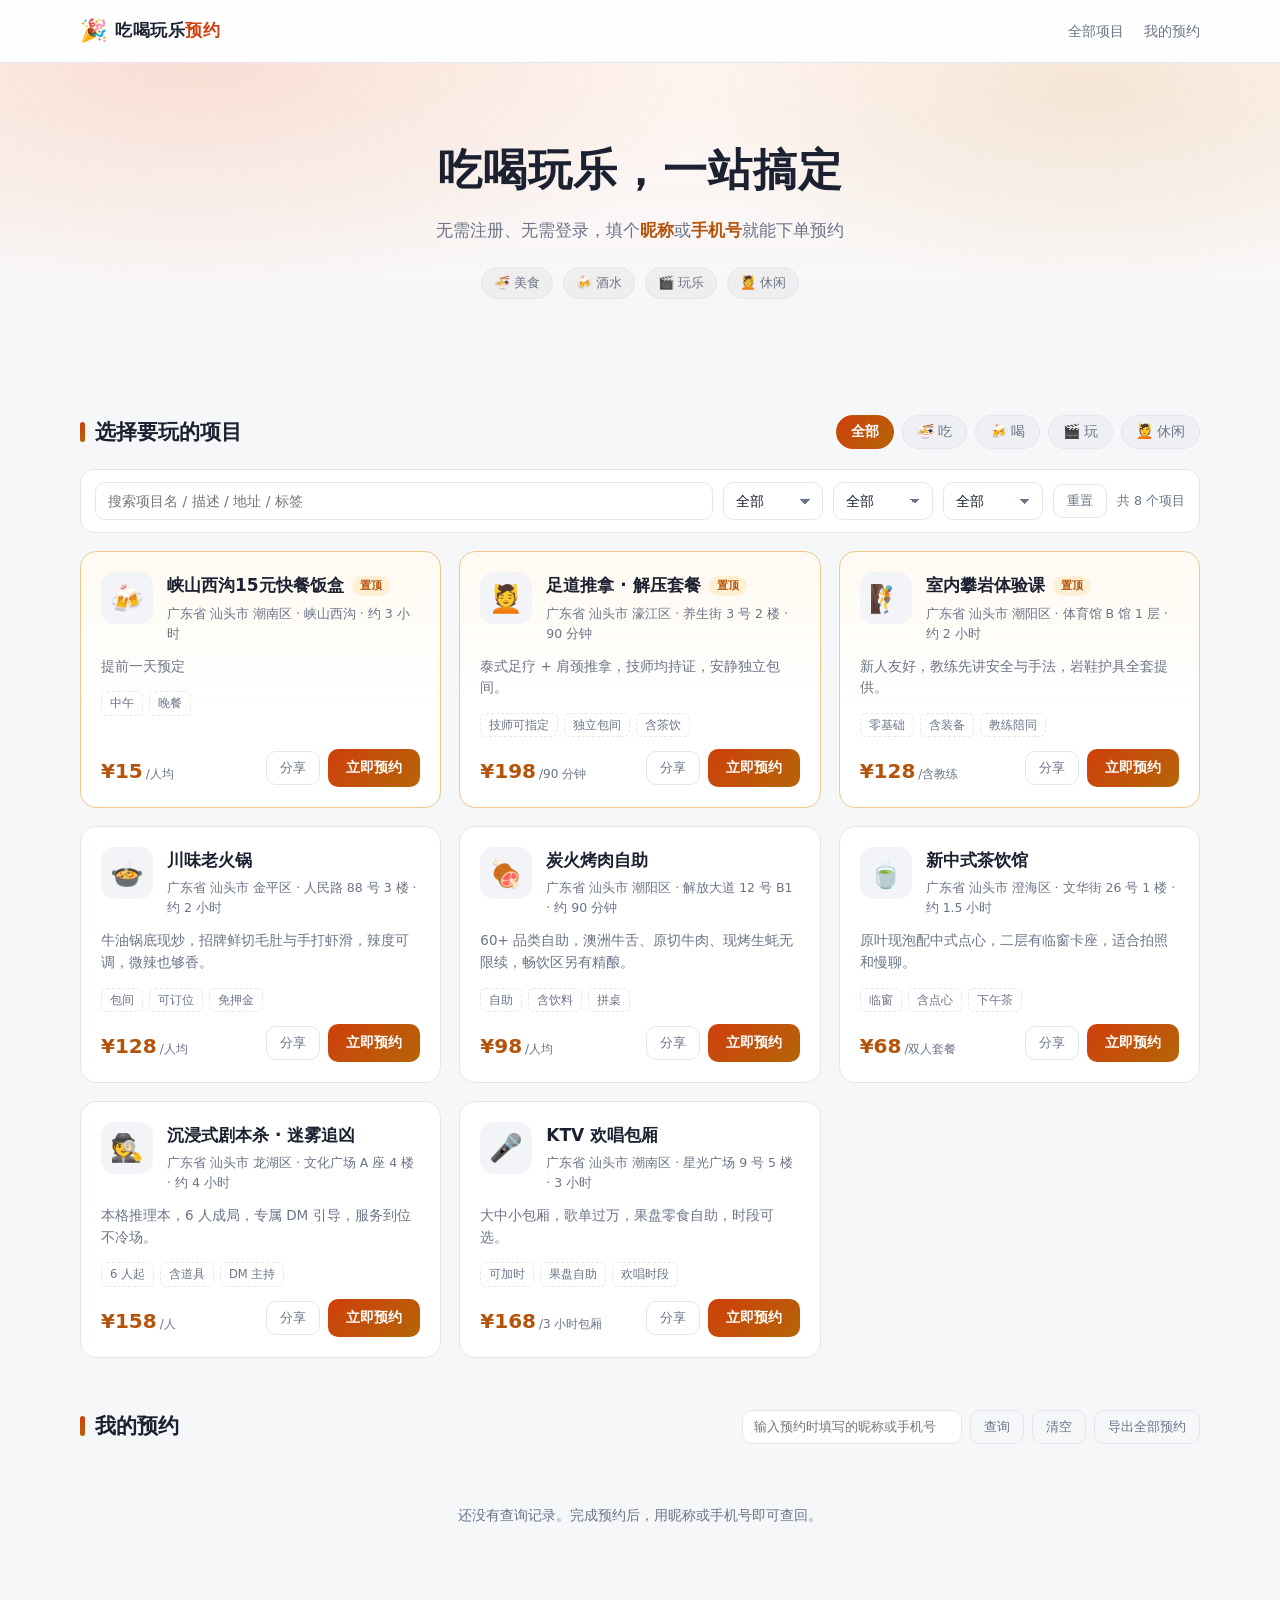
<file: index.html>
<!DOCTYPE html>
<html lang="zh-CN">
<head>
<meta charset="UTF-8">
<meta name="viewport" content="width=device-width, initial-scale=1.0">
<title>吃喝玩乐预约 · 轻松订好每一天</title>
<meta name="description" content="吃喝玩乐在线预约，无需注册登录，填昵称或手机号即可预约。">
<link rel="icon" href="data:image/svg+xml,<svg xmlns='http://www.w3.org/2000/svg' viewBox='0 0 100 100'><text y='.9em' font-size='90'>🎉</text></svg>">
<link rel="stylesheet" href="assets/css/style.css">
</head>
<body>

<header class="site-header">
  <div class="wrap header-inner">
    <a class="brand" href="#top">
      <span class="brand-logo">🎉</span>
      <span class="brand-text">吃喝玩乐<em>预约</em></span>
    </a>
    <nav class="site-nav">
      <a href="#list">全部项目</a>
      <a href="#mine">我的预约</a>
    </nav>
  </div>
</header>

<section class="hero" id="top">
  <div class="wrap hero-inner">
    <h1>吃喝玩乐，一站搞定</h1>
    <p class="hero-sub">无需注册、无需登录，填个<b>昵称</b>或<b>手机号</b>就能下单预约</p>
    <div class="hero-tags">
      <span class="tag">🍜 美食</span>
      <span class="tag">🍻 酒水</span>
      <span class="tag">🎬 玩乐</span>
      <span class="tag">💆 休闲</span>
    </div>
  </div>
</section>

<main class="wrap">

  <section class="section" id="list">
    <div class="section-head">
      <h2>选择要玩的项目</h2>
      <div class="filters" id="filters" role="tablist"></div>
    </div>

    <div class="searchbar">
      <input type="search" id="kw" class="input search-kw" placeholder="搜索项目名 / 描述 / 地址 / 标签" maxlength="30" aria-label="搜索项目">
      <select class="input sel-region" id="fProv" aria-label="省份"></select>
      <select class="input sel-region" id="fCity" aria-label="城市"></select>
      <select class="input sel-region" id="fDist" aria-label="区县"></select>
      <button class="btn btn-ghost btn-sm" id="resetFilter">重置</button>
      <span class="search-count" id="resultCount"></span>
    </div>

    <div class="grid" id="cardGrid"></div>
    <p class="empty" id="listEmpty" hidden>没有符合条件的项目，换个关键词或地区试试</p>
  </section>

  <section class="section" id="mine">
    <div class="section-head">
      <h2>我的预约</h2>
      <div class="mine-tools">
        <input type="text" id="mineKey" class="input input-sm" placeholder="输入预约时填写的昵称或手机号" maxlength="20">
        <button class="btn btn-ghost btn-sm" id="mineSearch">查询</button>
        <button class="btn btn-ghost btn-sm" id="mineClear">清空</button>
        <button class="btn btn-ghost btn-sm" id="mineExport">导出全部预约</button>
      </div>
    </div>
    <div id="mineList" class="mine-list"></div>
    <p class="empty" id="mineEmpty">还没有查询记录。完成预约后，用昵称或手机号即可查回。</p>
  </section>

</main>

<div class="modal" id="modal" hidden>
  <div class="modal-mask" data-close></div>
  <div class="modal-box" role="dialog" aria-modal="true" aria-labelledby="mTitle">
    <button class="modal-close" data-close aria-label="关闭">✕</button>
    <div id="mBody"></div>
  </div>
</div>

<div class="toast" id="toast" hidden></div>

<script src="assets/js/data.js"></script>
<script src="assets/js/store.js"></script>
<script src="assets/js/qr.js"></script>
<script src="assets/js/app.js"></script>
</body>
</html>
</file>
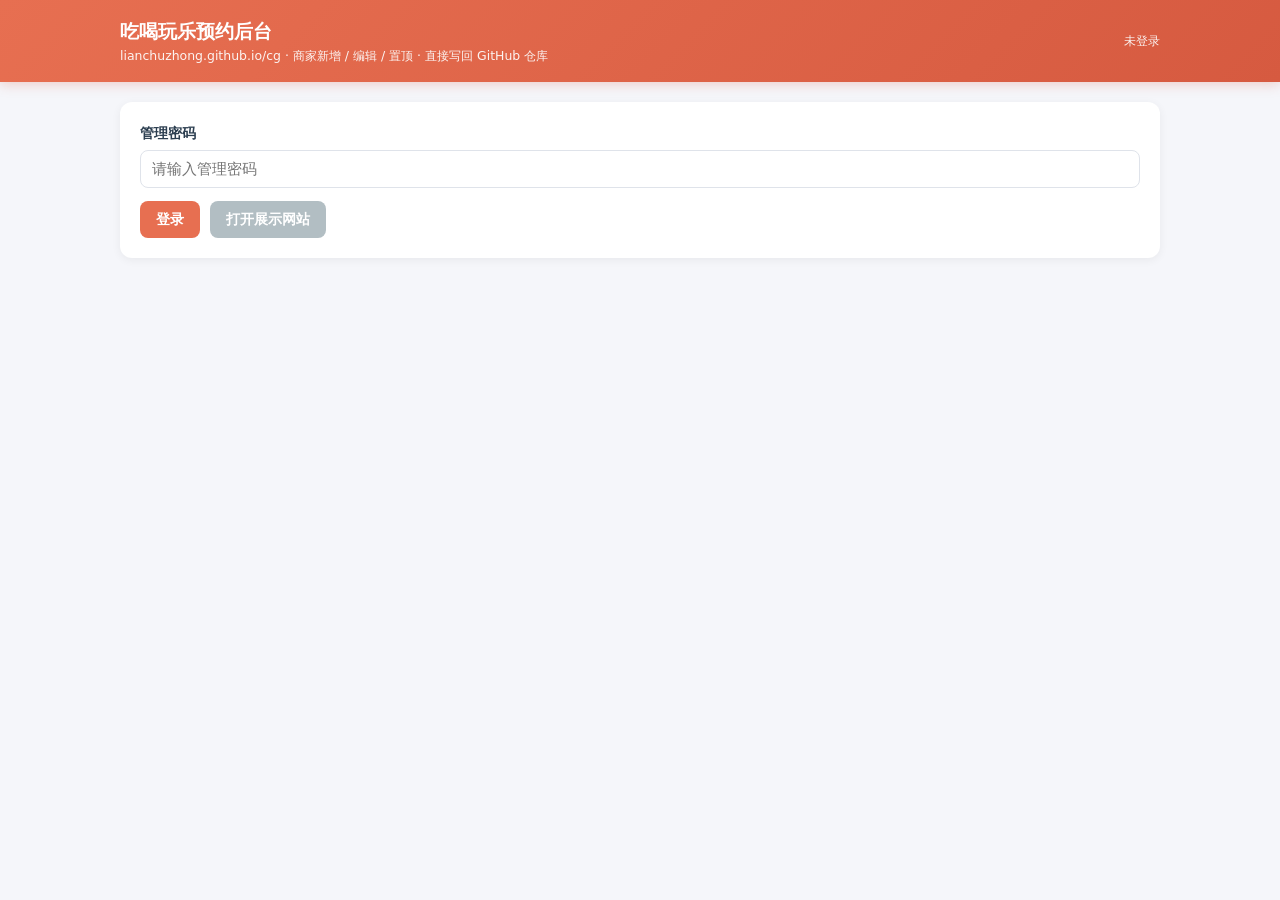
<file: admin.html>
<!DOCTYPE html>
<html lang="zh-CN">
<head>
<meta charset="UTF-8">
<meta name="viewport" content="width=device-width, initial-scale=1">
<meta name="robots" content="noindex">
<title>吃喝玩乐预约后台 · 商家管理</title>
<style>
*{margin:0;padding:0;box-sizing:border-box}
body{font-family:"PingFang SC","Microsoft YaHei",system-ui,-apple-system,"Segoe UI",sans-serif;background:#f5f6fa;color:#2c3e50;line-height:1.6;padding:0 0 60px}
.top{background:linear-gradient(135deg,#e76f51,#d65a40);color:#fff;padding:16px 0;position:sticky;top:0;z-index:50;box-shadow:0 2px 12px rgba(214,90,64,.28)}
.top .in{max-width:1080px;margin:0 auto;padding:0 20px;display:flex;align-items:center;justify-content:space-between;gap:14px;flex-wrap:wrap}
.top h1{font-size:1.18rem;font-weight:bold}
.top .sub{font-size:.78rem;opacity:.92}
.wrap{max-width:1080px;margin:20px auto 0;padding:0 20px}
.card{background:#fff;border-radius:12px;padding:20px;box-shadow:0 2px 10px rgba(0,0,0,.06);margin-bottom:16px}
.row{display:flex;gap:10px;align-items:center;flex-wrap:wrap}
.grow{flex:1;min-width:120px}
.field{margin-bottom:13px}
.field label{display:block;margin-bottom:5px;font-weight:600;font-size:.88rem}
.field input,.field textarea,.field select{width:100%;padding:9px 11px;border:1.5px solid #dfe3ea;border-radius:8px;font-size:.94rem;font-family:inherit;background:#fff;color:#2c3e50}
.field input:focus,.field textarea:focus,.field select:focus{outline:none;border-color:#e76f51;box-shadow:0 0 0 3px rgba(231,111,81,.1)}
.field textarea{min-height:110px;resize:vertical;line-height:1.7}
.field .hint{font-size:.78rem;color:#95a5a6;margin-top:4px;line-height:1.6}
.field .hint code{background:#f1f3f6;padding:1px 5px;border-radius:4px;font-size:.75rem}
.btn{display:inline-block;padding:9px 16px;border:none;border-radius:8px;font-size:.9rem;font-weight:bold;cursor:pointer;color:#fff;background:#e76f51;transition:filter .15s}
.btn:hover{filter:brightness(.93)}
.btn:disabled{opacity:.5;cursor:not-allowed}
.btn.green{background:#27ae60}.btn.blue{background:#2980b9}.btn.gray{background:#b2bec3}.btn.dark{background:#2d3436}
.btn.danger{background:#ff7675}.btn.gold{background:#b7950b}
.btn.sm{padding:5px 11px;font-size:.8rem}
.bar{display:flex;gap:10px;align-items:center;flex-wrap:wrap;margin-bottom:14px}
.bar input[type=search],.bar select{padding:8px 11px;border:1.5px solid #dfe3ea;border-radius:8px;font-size:.9rem;font-family:inherit}
.bar input[type=search]{flex:1;min-width:180px}
.plist{display:flex;flex-direction:column;gap:10px}
.pi{display:flex;gap:12px;align-items:center;background:#fafbfc;border:1px solid #eef0f4;border-radius:10px;padding:12px 14px}
.pi.pinned{background:#fff7f4;border-color:#ffd9cd}
.pi .pic{width:58px;height:58px;border-radius:9px;object-fit:cover;background:#eef0f4;display:flex;align-items:center;justify-content:center;font-size:1.5rem;flex-shrink:0;overflow:hidden}
.pi .pic img{width:100%;height:100%;object-fit:cover;display:block}
.pi .info{flex:1;min-width:0}
.pi .nm{font-weight:bold;font-size:.98rem;display:flex;align-items:center;gap:8px;flex-wrap:wrap}
.pi .meta{font-size:.82rem;color:#7f8c8d;margin-top:2px}
.pi .meta b{color:#e76f51}
.tag{display:inline-block;background:#eef0f4;color:#57606f;font-size:.7rem;padding:1px 7px;border-radius:5px;font-weight:normal}
.tag.pin{background:#e76f51;color:#fff}
.msg{padding:11px 14px;border-radius:9px;margin:10px 0;font-size:.9rem;display:none}
.msg.show{display:block}
.msg.ok{background:#d5f5e3;color:#1d7a45}
.msg.err{background:#fadbd8;color:#c0392b}
.msg.busy{background:#eaf6ff;color:#1b5e9c}
.sticky-msg{position:fixed;left:50%;transform:translateX(-50%);bottom:26px;z-index:200;box-shadow:0 8px 30px rgba(0,0,0,.18);max-width:88vw}
.tier{display:flex;gap:8px;align-items:center;margin-bottom:7px}
.tier input:first-child{flex:2}.tier input:nth-child(2){flex:1}
.preview{width:78px;height:78px;border-radius:9px;border:1px solid #e3e6ed;object-fit:cover;background:#fafafa;display:flex;align-items:center;justify-content:center;font-size:1.5rem;color:#b2bec3;overflow:hidden}
.foot{text-align:center;color:#95a5a6;font-size:.78rem;margin-top:20px;line-height:1.9}
.hide{display:none!important}
.tabs{display:flex;gap:6px;margin-bottom:14px;border-bottom:2px solid #eef0f4}
.tabs button{border:none;background:none;padding:9px 15px;font-size:.92rem;font-weight:bold;color:#95a5a6;cursor:pointer;border-bottom:2px solid transparent;margin-bottom:-2px;font-family:inherit}
.tabs button.on{color:#e76f51;border-bottom-color:#e76f51}
@media(max-width:640px){
 .pi{flex-wrap:wrap}
 .pi .acts{width:100%;justify-content:flex-end}
}
</style>
</head>
<body>

<div class="top">
  <div class="in">
    <div>
      <h1>吃喝玩乐预约后台</h1>
      <div class="sub">lianchuzhong.github.io/cg · 商家新增 / 编辑 / 置顶 · 直接写回 GitHub 仓库</div>
    </div>
    <div class="row">
      <span class="sub" id="stat">未登录</span>
      <button class="btn gray sm hide" id="btnLogout" onclick="logout()">退出</button>
    </div>
  </div>
</div>

<div class="wrap">

  <div class="card" id="loginCard">
    <div class="field"><label>管理密码</label><input type="password" id="pw" placeholder="请输入管理密码" autocomplete="off"></div>
    <div class="row"><button class="btn" onclick="doLogin()">登录</button><button class="btn gray" onclick="openSite()">打开展示网站</button></div>
    <div id="loginMsg" class="msg"></div>
  </div>

  <div id="main" class="hide">

    <div class="card">
      <div class="bar">
        <input type="search" id="kw" placeholder="搜索商家名称 / 简介 / 地址 / 标签" oninput="renderList()">
        <select id="fltCat" onchange="renderList()"></select>
        <select id="fltPin" onchange="renderList()">
          <option value="">全部</option>
          <option value="1">只看置顶</option>
          <option value="0">只看未置顶</option>
        </select>
        <button class="btn green" onclick="openNew()">＋新增商家</button>
        <button class="btn blue sm" onclick="loadData(true)">刷新仓库数据</button>
        <button class="btn gold sm" onclick="exportBak()">导出备份</button>
        <button class="btn gray sm" onclick="importBak()">导入备份</button>
      </div>
      <div id="listMsg" class="msg"></div>
      <div class="plist" id="plist"></div>
    </div>

    <div class="card hide" id="editCard">
      <div class="row" style="justify-content:space-between;margin-bottom:14px">
        <strong id="editTitle">新增商家</strong>
        <button class="btn gray sm" onclick="closeEdit()">←返回列表</button>
      </div>

      <div class="field"><label>商家名称 *</label><input type="text" id="f-name" placeholder="如：川味老火锅"></div>

      <div class="row">
        <div class="field grow"><label>价格 *</label><input type="number" id="f-price" min="0" step="0.01" placeholder="128"></div>
        <div class="field grow"><label>计价单位</label><input type="text" id="f-unit" placeholder="人均 / 份 / 局"></div>
        <div class="field grow"><label>所属分类</label>
          <select id="f-cat"></select>
        </div>
        <div class="field grow"><label>Emoji 图标</label><input type="text" id="f-emoji" placeholder="🍲" maxlength="4"></div>
      </div>

      <div class="field"><label>一句话简介</label><input type="text" id="f-desc" placeholder="卡片上显示的简短介绍"></div>

      <div class="row">
        <div class="field grow"><label>省份</label><input type="text" id="f-prov" placeholder="广东省"></div>
        <div class="field grow"><label>城市</label><input type="text" id="f-city" placeholder="汕头市"></div>
        <div class="field grow"><label>区县</label><input type="text" id="f-dist" placeholder="金平区"></div>
      </div>
      <div class="hint" style="margin:-6px 0 12px">这三个字段用于首页的省市区联动筛选；城市名要和 <code>CITY_DISTRICTS</code> 里的写法一致，否则区县下拉会缺项。</div>

      <div class="row">
        <div class="field grow"><label>详细地址</label><input type="text" id="f-addr" placeholder="人民路 88 号 3 楼"></div>
        <div class="field grow"><label>时长</label><input type="text" id="f-duration" placeholder="约 2 小时"></div>
      </div>

      <div class="field"><label>标签（逗号分隔）</label><input type="text" id="f-tags" placeholder="包间，可订座，免押金"></div>

      <div class="row" style="gap:18px">
        <label style="display:flex;align-items:center;gap:7px;font-weight:bold;font-size:.92rem;cursor:pointer">
          <input type="checkbox" id="f-pin" style="width:auto"> 置顶到首页最前面
        </label>
        <span class="hint" style="margin:0">前台会显示「置顶」角标，置顶商家排在最前</span>
      </div>

      <div class="row" style="margin-top:16px">
        <button class="btn green" id="f-save" onclick="saveItem()">保存并发布</button>
        <button class="btn gray" onclick="closeEdit()">取消</button>
      </div>
      <div id="editMsg" class="msg"></div>
    </div>

    <div class="card">
      <div class="foot" style="margin:0">
        保存即写入仓库 <code>assets/js/data.js</code>，GitHub Pages 约 1 分钟内生效<br>
        本页只在本机运行，不对外发布；访问令牌已拆分隐藏，但请勿把本文件发给别人。
      </div>
    </div>
  </div>
</div>

<div class="msg sticky-msg" id="toast"></div>

<script>/* ===== 基础配置 ===== */
var PW='lianchuzhong';
var SITE='https://lianchuzhong.github.io/cg/';
var DATA_PATH='repos/lianchuzhong/cg/contents/assets/js/data.js';
/* 令牌拆分存放（与前台/团购后台一致的伪装方式，仅降低误泄露风险） */
var _p=['lianchuzhong','cg','ghp_u6IeDy8paX','CTB86A5Lmaoxy','C1txOa923pNi1'];
var GH={repo:_p[0]+'/'+_p[1],token:_p[2]+_p[3]+_p[4]};

var DATA={cityDistricts:{},items:[],cats:[],src:''};
var SHA=null;
var editId=null;
var LAST_COMMIT='';

/* ===== 小工具 ===== */
function $(id){return document.getElementById(id)}
function esc(s){return (''+s).replace(/&/g,'&amp;').replace(/</g,'&lt;').replace(/>/g,'&gt;').replace(/"/g,'&quot;').replace(/'/g,'&#39;')}
function toast(s,kind){
  var t=$('toast');
  t.textContent=s;t.className='msg sticky-msg show '+(kind||'ok');
  clearTimeout(toast._t);toast._t=setTimeout(function(){t.className='msg sticky-msg'},4200)
}
function lmsg(s,c){var e=$('loginMsg');e.textContent=s;e.className='msg show '+c}
function emsg(s,c){var e=$('editMsg');e.textContent=s;e.className='msg show '+c}
function listMsg(s,c){var e=$('listMsg');e.textContent=s;e.className='msg show '+(c||'')}
function openSite(){window.open(SITE,'_blank')}
function catName(k){
  for(var i=0;i<DATA.cats.length;i++)if(DATA.cats[i].key===k)return DATA.cats[i].label.replace(/^\S+\s?/,'');
  return k||'未分类'
}
function regionOf(i){return [i.prov||'',i.city||'',i.dist||''].filter(Boolean).join(' ')}

/* ===== 登录 ===== */
function doLogin(bySession){
  if(bySession||$('pw').value===PW){
    try{sessionStorage.setItem('cg_admin','1')}catch(e){}
    $('loginCard').classList.add('hide');
    $('main').classList.remove('hide');
    $('btnLogout').classList.remove('hide');
    $('stat').textContent='正在连接仓库…';
    loadData();
  }else lmsg('密码错误','err');
}
function logout(){
  try{sessionStorage.removeItem('cg_admin')}catch(e){}
  location.reload()
}

/* ===== 读写 assets/js/data.js ===== */
function ghHeaders(){
  return {'Authorization':'token '+GH.token,'Accept':'application/vnd.github.v3+json','Content-Type':'application/json'}
}
/* data.js 是 window.CITY_DISTRICTS / ITEMS / CATS 三个赋值语句，
   用沙箱函数求值出真实对象，避免正则硬抠 JSON */
function parseDataJs(src){
  var box={window:{}};
  new Function('window',src)(box.window);
  return {
    cityDistricts:box.window.CITY_DISTRICTS||{},
    items:Array.isArray(box.window.ITEMS)?box.window.ITEMS:[],
    cats:Array.isArray(box.window.CATS)?box.window.CATS:[],
    src:src
  }
}
/* 序列化：沿用仓库原来的手写风格（键不加引号、tags 单行），
   并且只替换 window.ITEMS 那一段，文件其余部分（含注释）原样保留 */
function serStr(v){
  return '"'+String(v==null?'':v)
    .replace(/\\/g,'\\\\').replace(/"/g,'\\"')
    .replace(/\r?\n/g,' ')+'"'
}
function serVal(v){
  if(typeof v==='number')return isFinite(v)?String(v):'0';
  if(typeof v==='boolean')return String(v);
  return serStr(v)
}
function serItem(it,nl){
  var order=['id','name','cat','emoji','price','unit','duration','prov','city','dist','addr','desc'];
  var lines=[];
  for(var i=0;i<order.length;i++){
    var k=order[i],v=it[k];
    if(v===undefined||v===null||v==='')continue;
    lines.push('    '+k+': '+serVal(v))
  }
  if(it.tags&&it.tags.length)
    lines.push('    tags: ['+it.tags.map(function(x){return serStr(x)}).join(', ')+']');
  if(it.pinned)lines.push('    pinned: true');
  return '  {'+nl+lines.join(','+nl)+nl+'  }';
}
function buildItemsBlock(d){
  /* 沿用原文件的行尾符，Windows 上手改过的 data.js 多半是 CRLF */
  var nl=(d.src&&d.src.indexOf('\r\n')>-1)?'\r\n':'\n';
  /* 置顶项排最前，其余保持仓库里的原有顺序 */
  var sorted=d.items.slice().sort(function(a,b){return (b.pinned?1:0)-(a.pinned?1:0)});
  if(!sorted.length)return 'window.ITEMS = [];';
  var body=[],i;
  for(i=0;i<sorted.length;i++)body.push(serItem(sorted[i],nl));
  return 'window.ITEMS = ['+nl+body.join(','+nl)+nl+'];';
}
function buildDataJs(d){
  var block=buildItemsBlock(d);
  var src=d.src||'';
  var re=/window\.ITEMS\s*=\s*\[[\s\S]*?\n\];/;
  if(src&&re.test(src))return src.replace(re,block);
  /* 兜底：原文件里找不到 ITEMS 块（被人手改坏过），就整份重建 */
  var head='/* 项目数据：可直接编辑此文件，或用 admin.html 后台改（会自动写回本文件）\n'
    +'   prov / city / dist = 省份 / 城市 / 区县，用于首页的省市区联动筛选 */\n\n'
    +'window.CITY_DISTRICTS = '+JSON.stringify(d.cityDistricts,null,2)+';\n\n';
  var cats='window.CATS = '+JSON.stringify(d.cats,null,2)+';';
  return head+'\n'+block+'\n\n'+cats+'\n';
}
function loadData(silent){
  if(!silent)listMsg('正在从 GitHub 读取最新 data.js…','busy');
  return fetch('https://api.github.com/'+DATA_PATH,{headers:ghHeaders(),cache:'no-store'})
    .then(function(r){
      if(!r.ok)throw new Error(r.status===401?'令牌无效或已过期':'HTTP '+r.status);
      return r.json()
    })
    .then(function(d){
      SHA=d.sha;
      DATA=parseDataJs(decodeURIComponent(escape(atob(d.content.replace(/\n/g,'')))));
      fillSelects();
      renderList();
      $('stat').textContent='已连接 · '+DATA.items.length+' 个商家 · 数据版本 '+String(SHA).slice(0,7);
      listMsg('已读取仓库最新数据（版本 '+String(SHA).slice(0,7)+'）','ok');
      setTimeout(function(){listMsg('')},3000);
    })
    .catch(function(err){
      $('stat').textContent='连接失败';
      listMsg('读取失败：'+err.message+'。请检查网络或令牌。','err')
    })
}
function pushToGit(doc){
  var text=buildDataJs(doc);
  var content=btoa(unescape(encodeURIComponent(text)));
  return fetch('https://api.github.com/'+DATA_PATH,{method:'PUT',headers:ghHeaders(),body:JSON.stringify({
    message:LAST_COMMIT||'chore: 更新商家数据',
    content:content,
    sha:SHA
  })}).then(function(r){
    if(!r.ok)return r.json().then(function(e){
      if(r.status===409||r.status===422)
        throw new Error('线上数据在你编辑期间被改过（版本冲突）。请先点「刷新仓库数据」核对最新内容，再重新编辑保存。');
      throw new Error(e&&e.message||('HTTP '+r.status))
    });
    return r.json()
  }).then(function(d){
    SHA=d.content.sha;
    doc.src=text          /* 记住刚写上去的原文，下次保存继续沿用它的注释和风格 */
  })
}

/* ===== 下拉选项 ===== */
function fillSelects(){
  var f=$('fltCat'),cur=f.value,h='<option value="">全部分类</option>';
  for(var i=0;i<DATA.cats.length;i++){
    if(DATA.cats[i].key==='all')continue;
    h+='<option value="'+esc(DATA.cats[i].key)+'">'+esc(DATA.cats[i].label)+'</option>'
  }
  f.innerHTML=h;
  if(cur)f.value=cur;

  var c=$('f-cat'),curC=c.value;
  h='<option value="">（不选则不加分类）</option>';
  for(var j=0;j<DATA.cats.length;j++){
    if(DATA.cats[j].key==='all')continue;
    h+='<option value="'+esc(DATA.cats[j].key)+'">'+esc(DATA.cats[j].label)+'</option>'
  }
  c.innerHTML=h;
  if(curC)c.value=curC;
}

/* ===== 列表 ===== */
function emojiHtml(i){
  if(!i.emoji)return '<div class="pic">🎪</div>';
  return '<div class="pic">'+esc(i.emoji)+'</div>'
}
function renderList(){
  var kw=$('kw').value.trim().toLowerCase(),fc=$('fltCat').value,fp=$('fltPin').value;
  var h='',n=0;
  var list=DATA.items.slice().sort(function(a,b){return (b.pinned?1:0)-(a.pinned?1:0)});
  for(var i=0;i<list.length;i++){
    var p=list[i];
    if(fc&&p.cat!==fc)continue;
    if(fp==='1'&&!p.pinned)continue;
    if(fp==='0'&&p.pinned)continue;
    if(kw){
      var hay=(p.name+' '+(p.desc||'')+' '+(p.id||'')+' '+(p.cat||'')+' '+regionOf(p)+' '+((p.tags||[]).join(' '))).toLowerCase();
      if(hay.indexOf(kw)<0)continue
    }
    n++;
    h+='<div class="pi'+(p.pinned?' pinned':'')+'">'
      + emojiHtml(p)
      + '<div class="info"><div class="nm">'+esc(p.name)
      + (p.pinned?'<span class="tag pin">置顶</span>':'')
      + ' <span class="tag">'+esc(catName(p.cat))+'</span>'
      + ' <span class="tag">'+esc(p.id||'')+'</span></div>'
      + '<div class="meta"><b>¥'+(p.price||0)+'</b> / '+esc(p.unit||'份')
      + (p.duration?' · '+esc(p.duration):'')
      + (regionOf(p)?' · '+esc(regionOf(p)):'')
      + (p.addr?' · '+esc(p.addr):'')
      + (p.desc?' · '+esc(p.desc):'')+'</div></div>'
      + '<div class="row acts">'
      + '<button class="btn '+(p.pinned?'gray':'gold')+' sm" onclick="togglePin(\''+p.id+'\')">'+(p.pinned?'取消置顶':'置顶')+'</button>'
      + '<button class="btn blue sm" onclick="openEdit(\''+p.id+'\')">编辑</button>'
      + '<button class="btn sm" onclick="move(\''+p.id+'\',-1)" title="上移">↑</button>'
      + '<button class="btn sm" onclick="move(\''+p.id+'\',1)" title="下移">↓</button>'
      + '<button class="btn danger sm" onclick="delItem(\''+p.id+'\')">删除</button>'
      + '</div></div>';
  }
  if(!n)h='<div style="color:#b2bec3;text-align:center;padding:22px">没有符合条件的商家</div>';
  $('plist').innerHTML=h;
}
function findIdx(id){for(var i=0;i<DATA.items.length;i++)if(DATA.items[i].id===id)return i;return -1}

/* ===== 置顶 / 排序 / 删除 ===== */
function togglePin(id){
  var i=findIdx(id);if(i<0)return;
  var p=DATA.items[i];
  if(p.pinned){delete p.pinned}else p.pinned=true;
  commit('商家「'+p.name+'」'+(p.pinned?'置顶':'取消置顶'));
}
function move(id,dir){
  var i=findIdx(id);if(i<0)return;
  var j=i+dir;
  if(j<0||j>=DATA.items.length)return;
  var tmp=DATA.items[i];DATA.items[i]=DATA.items[j];DATA.items[j]=tmp;
  commit('调整商家顺序：'+tmp.name);
}
function delItem(id){
  var i=findIdx(id);if(i<0)return;
  var p=DATA.items[i];
  if(!confirm('确定删除商家「'+p.name+'」？\n保存后前台立即消失，历史预约不受影响。'))return;
  DATA.items.splice(i,1);
  commit('删除商家「'+p.name+'」');
}
function commit(what){
  listMsg('正在保存「'+what+'」…','busy');
  LAST_COMMIT='chore: '+what;
  pushToGit(DATA)
    .then(function(){
      renderList();
      $('stat').textContent='已保存 · '+DATA.items.length+' 个商家 · 版本 '+String(SHA).slice(0,7);
      listMsg('已保存并发布「'+what+'」（约 1 分钟后前台生效）','ok');
      setTimeout(function(){listMsg('')},5000)
    })
    .catch(function(err){listMsg('保存失败：'+err.message,'err')})
}

/* ===== 新增 / 编辑 ===== */
function nextId(){
  var max=0;
  for(var i=0;i<DATA.items.length;i++){
    var s=String(DATA.items[i].id||'').replace(/^m_/,'');
    var n=parseInt(s,10);
    if(!isNaN(n)&&n>max)max=n;
  }
  return 'm_'+(max+1);
}
function openNew(){
  editId=null;
  $('editTitle').textContent='新增商家（id 将自动分配「'+nextId()+'」）';
  ['f-name','f-emoji','f-price','f-unit','f-duration','f-prov','f-city','f-dist','f-addr','f-desc','f-tags'].forEach(function(id){$(id).value=''});
  $('f-pin').checked=false;
  $('f-cat').value='';
  emsg('');
  $('editCard').classList.remove('hide');
  $('editCard').scrollIntoView({behavior:'smooth',block:'start'});
  $('f-name').focus();
}
function openEdit(id){
  var i=findIdx(id);if(i<0)return;
  var p=DATA.items[i];
  editId=id;
  $('editTitle').textContent='编辑商家「'+p.name+'」（id '+id+'）';
  $('f-name').value=p.name||'';
  $('f-emoji').value=p.emoji||'';
  $('f-price').value=(p.price!=null?p.price:'');
  $('f-unit').value=p.unit||'';
  $('f-duration').value=p.duration||'';
  $('f-prov').value=p.prov||'';
  $('f-city').value=p.city||'';
  $('f-dist').value=p.dist||'';
  $('f-addr').value=p.addr||'';
  $('f-desc').value=p.desc||'';
  $('f-tags').value=(p.tags||[]).join('，');
  $('f-pin').checked=!!p.pinned;
  $('f-cat').value=p.cat||'';
  emsg('');
  $('editCard').classList.remove('hide');
  $('editCard').scrollIntoView({behavior:'smooth',block:'start'});
  $('f-name').focus();
}
function closeEdit(){
  $('editCard').classList.add('hide');
  editId=null;
  renderList();
}

/* ===== 保存商家 ===== */
function saveItem(){
  var name=$('f-name').value.trim();
  var price=parseFloat($('f-price').value);
  var tags=$('f-tags').value.split(/[,，]/).map(function(s){return s.trim()}).filter(Boolean);
  if(!name){emsg('请填写商家名称','err');return}
  if(isNaN(price)||price<=0){emsg('请填写有效的价格','err');return}
  var catSel=$('f-cat').value;

  /* 以原记录为基础改字段，后台没露出的字段原样保留 */
  var p={};
  if(editId){
    var oi=findIdx(editId);
    if(oi<0){emsg('商家不存在，请刷新','err');return}
    p=JSON.parse(JSON.stringify(DATA.items[oi]))
  }
  function put(o,k,v){if(v!==''&&v!=null)o[k]=v;else delete o[k]}
  p.id=editId||nextId();
  p.name=name;
  p.price=price;
  put(p,'cat',catSel);
  put(p,'emoji',$('f-emoji').value.trim());
  put(p,'unit',$('f-unit').value.trim());
  put(p,'duration',$('f-duration').value.trim());
  put(p,'prov',$('f-prov').value.trim());
  put(p,'city',$('f-city').value.trim());
  put(p,'dist',$('f-dist').value.trim());
  put(p,'addr',$('f-addr').value.trim());
  put(p,'desc',$('f-desc').value.trim());
  if(tags.length)p.tags=tags;else delete p.tags;
  if($('f-pin').checked)p.pinned=true;else delete p.pinned;

  if(editId)DATA.items[oi]=p;
  else DATA.items.push(p);

  emsg('正在保存…','busy');
  LAST_COMMIT=(editId?'chore: 编辑商家「':'feat: 新增商家「')+name+'」';
  var msg=LAST_COMMIT;
  pushToGit(DATA)
    .then(function(){
      closeEdit();
      fillSelects();
      renderList();
      $('stat').textContent='已保存 · '+DATA.items.length+' 个商家 · 版本 '+String(SHA).slice(0,7);
      listMsg('已保存：'+msg+'（约 1 分钟后前台生效）','ok');
      setTimeout(function(){listMsg('')},5000)
    })
    .catch(function(err){
      /* 保存失败就把内存回滚，避免界面显示未落库的内容 */
      loadData(true);
      emsg('保存失败：'+err.message,'err')
    });
}

/* ===== 备份 / 恢复 ===== */
function exportBak(){
  try{
    var key='cg_admin_bak_'+new Date().toISOString().slice(0,10);
    localStorage.setItem(key,JSON.stringify({at:new Date().toISOString(),doc:DATA}));
    toast('备份已存到本机浏览器：'+key,'ok');
  }catch(e){toast('备份失败：'+e.message,'err')}
}
function importBak(){
  var keys=[];
  try{
    for(var i=0;i<localStorage.length;i++){
      var k=localStorage.key(i);
      if(k.indexOf('cg_admin_bak_')===0)keys.push(k)
    }
  }catch(e){}
  if(!keys.length){toast('本机没有备份可用','err');return}
  keys.sort();
  var pick=prompt('找到这些备份，选一个恢复：\n'+keys.map(function(k,i){return (i+1)+'. '+k.slice(13)}).join('\n')+'\n\n输入序号（留空取消）？');
  if(!pick)return;
  var kk=keys[parseInt(pick,10)-1];
  if(!kk){toast('序号无效','err');return}
  var bak=JSON.parse(localStorage.getItem(kk));
  if(!confirm('「'+kk.slice(13)+'」的备份覆盖当前商家数据？\n（覆盖后会立即写回仓库）'))return;
  DATA=bak.doc;
  fillSelects();
  LAST_COMMIT='chore: 从本机备份恢复商家数据';
  pushToGit(DATA).then(function(){
    renderList();
    toast('已从备份恢复并发布','ok')
  }).catch(function(err){toast('恢复失败：'+err.message,'err')});
}

/* ===== 启动 ===== */
(function(){
  $('pw').addEventListener('keydown',function(e){if(e.key==='Enter')doLogin()});
  try{if(sessionStorage.getItem('cg_admin')==='1')doLogin(true)}catch(e){}
})();</script>
</body>
</html>
</file>
<file: assets/css/style.css>
:root {
  --bg: #f6f7f9;
  --bg-soft: #eef0f4;
  --card: #ffffff;
  --card-2: #f2f4f8;
  --line: #e3e6ed;
  --txt: #1b2130;
  --txt-dim: #6b7488;
  --brand: #cf3f0b;
  --brand-2: #b56508;
  --amber-ink: #b45309;
  --ok: #059669;
  --warn: #b45309;
  --danger: #dc2626;
  --radius: 16px;
  --shadow: 0 12px 32px rgba(24, 30, 50, .10);
}

* { box-sizing: border-box; }

/* hidden 属性必须始终生效：否则 .modal / .toast 等带 display 的类会覆盖浏览器默认的 [hidden]{display:none}，
   导致弹窗在页面刚打开时就盖住整个页面 */
[hidden] { display: none !important; }

html { scroll-behavior: smooth; }

body {
  margin: 0;
  background: var(--bg);
  color: var(--txt);
  font-family: "PingFang SC", "Microsoft YaHei", "Hiragino Sans GB", system-ui, -apple-system, "Segoe UI", sans-serif;
  line-height: 1.6;
  -webkit-font-smoothing: antialiased;
}

.wrap { width: min(1120px, 100% - 32px); margin-inline: auto; }

/* ---------- header ---------- */
.site-header {
  position: sticky;
  top: 0;
  z-index: 50;
  background: rgba(255, 255, 255, .85);
  backdrop-filter: blur(12px);
  border-bottom: 1px solid var(--line);
}
.header-inner { display: flex; align-items: center; justify-content: space-between; height: 62px; }
.brand { display: flex; align-items: center; gap: 8px; text-decoration: none; color: var(--txt); font-weight: 700; }
.brand-logo { font-size: 22px; }
.brand-text { font-size: 17px; letter-spacing: .5px; }
.brand-text em { font-style: normal; color: var(--brand); }
.site-nav { display: flex; gap: 20px; align-items: center; }
.site-nav a { color: var(--txt-dim); text-decoration: none; font-size: 14px; }
.site-nav a:hover { color: var(--txt); }
.nav-admin {
  border: 1px solid var(--line);
  padding: 5px 12px;
  border-radius: 999px;
}
.nav-admin:hover { border-color: var(--brand); color: var(--brand) !important; }

/* ---------- hero ---------- */
.hero {
  position: relative;
  overflow: hidden;
  padding: 72px 0 64px;
  background:
    radial-gradient(900px 380px at 15% 0%, rgba(207, 63, 11, .13), transparent 60%),
    radial-gradient(700px 320px at 85% 10%, rgba(181, 101, 8, .12), transparent 60%),
    linear-gradient(180deg, #fff6f1, var(--bg));
}
.hero-inner { text-align: center; }
.hero h1 { margin: 0 0 12px; font-size: clamp(28px, 5vw, 44px); letter-spacing: 1px; }
.hero-sub { margin: 0 auto; color: var(--txt-dim); font-size: clamp(14px, 2.2vw, 17px); max-width: 620px; }
.hero-sub b { color: var(--amber-ink); font-weight: 600; }
.hero-tags { margin-top: 22px; display: flex; gap: 10px; justify-content: center; flex-wrap: wrap; }
.tag {
  font-size: 13px;
  color: var(--txt-dim);
  background: rgba(27, 33, 48, .04);
  border: 1px solid var(--line);
  padding: 5px 12px;
  border-radius: 999px;
}

/* ---------- section ---------- */
.section { margin: 52px 0; }
.section-head {
  display: flex;
  align-items: center;
  justify-content: space-between;
  gap: 16px;
  flex-wrap: wrap;
  margin-bottom: 20px;
}
.section-head h2 { margin: 0; font-size: 21px; }
.section-head h2::before {
  content: "";
  display: inline-block;
  width: 5px; height: 20px;
  background: linear-gradient(180deg, var(--brand), var(--brand-2));
  border-radius: 3px;
  margin-right: 10px;
  vertical-align: -3px;
}

/* ---------- filters ---------- */
.filters { display: flex; gap: 8px; flex-wrap: wrap; }
.chip {
  cursor: pointer;
  border: 1px solid var(--line);
  background: var(--bg-soft);
  color: var(--txt-dim);
  padding: 7px 14px;
  border-radius: 999px;
  font-size: 14px;
  transition: .18s;
}
.chip:hover { color: var(--txt); border-color: #cbd2de; }
.chip.active {
  background: linear-gradient(135deg, var(--brand), var(--brand-2));
  border-color: transparent;
  color: #fff;
  font-weight: 600;
}

/* ---------- search bar ---------- */
.searchbar {
  display: flex;
  align-items: center;
  gap: 10px;
  flex-wrap: wrap;
  margin-bottom: 18px;
  padding: 12px 14px;
  background: var(--card);
  border: 1px solid var(--line);
  border-radius: 14px;
}
.search-kw { flex: 1 1 240px; width: auto; min-width: 180px; }
/* 地区下拉内容只有「全部」「广东省」这类短词，固定 116px 太宽；
   交给 flex 收缩，并压掉右侧为箭头预留的空间 */
.sel-region {
  flex: 0 1 auto;
  width: auto;
  min-width: 0;
  max-width: 100px;
  padding: 9px 22px 9px 10px;
}
.search-count { font-size: 12.5px; color: var(--txt-dim); margin-left: auto; white-space: nowrap; }
.empty { color: var(--txt-dim); font-size: 14px; text-align: center; padding: 26px 0; }

/* ---------- cards ---------- */
.grid {
  display: grid;
  grid-template-columns: repeat(auto-fill, minmax(280px, 1fr));
  gap: 18px;
}
.card {
  background: var(--card);
  border: 1px solid var(--line);
  border-radius: var(--radius);
  padding: 20px;
  display: flex;
  flex-direction: column;
  gap: 12px;
  transition: transform .18s, border-color .18s, box-shadow .18s;
}
.card:hover { transform: translateY(-3px); border-color: #cbd2de; box-shadow: var(--shadow); }
.card-pinned { border-color: #f0c98a; background: linear-gradient(180deg, #fffaf1, var(--card) 60%); }
.card-pin {
  display: inline-block;
  margin-left: 8px;
  padding: 1px 8px;
  border-radius: 999px;
  background: #fdf0d5;
  color: var(--amber-ink);
  font-size: 11px;
  font-weight: 600;
  vertical-align: 2px;
}
.card-top { display: flex; gap: 14px; align-items: flex-start; }
.card-emoji {
  flex: none;
  width: 52px; height: 52px;
  display: grid; place-items: center;
  font-size: 27px;
  background: var(--card-2);
  border-radius: 14px;
}
.card-name { font-size: 17px; font-weight: 700; margin: 0 0 4px; }
.card-meta { color: var(--txt-dim); font-size: 12.5px; }
.card-desc { color: var(--txt-dim); font-size: 13.5px; margin: 0; }
.card-foot { margin-top: auto; display: flex; align-items: flex-end; justify-content: space-between; gap: 12px; }
.price { color: var(--amber-ink); font-weight: 700; font-size: 20px; }
.price small { font-size: 12px; color: var(--txt-dim); font-weight: 400; margin-left: 3px; }
.chip-tags { display: flex; gap: 6px; flex-wrap: wrap; margin-top: 2px; }
.chip-tag { font-size: 11.5px; color: var(--txt-dim); border: 1px dashed var(--line); padding: 2px 8px; border-radius: 6px; }

/* ---------- buttons ---------- */
.btn {
  cursor: pointer;
  border: 0;
  font-family: inherit;
  font-size: 14px;
  border-radius: 10px;
  padding: 10px 18px;
  color: #fff;
  background: linear-gradient(135deg, var(--brand), var(--brand-2));
  font-weight: 600;
  transition: .18s;
  white-space: nowrap;
}
.btn:hover { filter: brightness(1.08); }
.btn:disabled { opacity: .5; cursor: not-allowed; filter: none; }
.btn-ghost {
  background: transparent;
  border: 1px solid var(--line);
  color: var(--txt-dim);
  font-weight: 400;
}
.btn-ghost:hover { color: var(--txt); border-color: var(--brand); filter: none; }
.btn-sm { padding: 7px 13px; font-size: 13px; }
.btn-block { width: 100%; }

/* ---------- inputs ---------- */
.input {
  width: 100%;
  background: #fff;
  border: 1px solid var(--line);
  color: var(--txt);
  font-family: inherit;
  font-size: 14px;
  padding: 10px 12px;
  border-radius: 10px;
  outline: none;
  transition: .18s;
}
.input:focus { border-color: var(--brand); box-shadow: 0 0 0 3px rgba(207, 63, 11, .16); }
.input-sm { width: 220px; padding: 7px 11px; font-size: 13px; }
select.input { appearance: none; background-image: linear-gradient(45deg, transparent 50%, var(--txt-dim) 50%), linear-gradient(135deg, var(--txt-dim) 50%, transparent 50%); background-position: calc(100% - 17px) 50%, calc(100% - 12px) 50%; background-size: 5px 5px; background-repeat: no-repeat; }
.field { display: block; margin-bottom: 14px; }
.field-label { display: block; font-size: 13px; color: var(--txt-dim); margin-bottom: 6px; }
.field-label i { color: var(--brand); font-style: normal; }
.hint { font-size: 12.5px; color: var(--txt-dim); margin: 6px 0 0; }
.err { font-size: 12.5px; color: var(--danger); margin: 6px 0 0; min-height: 18px; }
.form-grid { display: grid; grid-template-columns: 1fr 1fr; gap: 0 14px; }
@media (max-width: 560px) { .form-grid { grid-template-columns: 1fr; } }

/* ---------- my bookings ---------- */
.mine-tools { display: flex; gap: 8px; flex-wrap: wrap; }
.mine-list { display: grid; gap: 12px; }
.bk {
  display: flex;
  gap: 14px;
  align-items: center;
  background: var(--card);
  border: 1px solid var(--line);
  border-left: 3px solid var(--brand);
  border-radius: 12px;
  padding: 14px 16px;
  flex-wrap: wrap;
}
.bk-info { flex: 1 1 220px; min-width: 0; }
.bk-title { font-weight: 600; margin-bottom: 3px; }
.bk-sub { font-size: 12.5px; color: var(--txt-dim); }
.bk-side { display: flex; gap: 8px; align-items: center; }
.badge { font-size: 12px; padding: 3px 10px; border-radius: 999px; font-weight: 600; white-space: nowrap; }
.b-pending  { background: rgba(217, 122, 6, .13); color: var(--warn); }
.b-confirmed{ background: rgba(5, 150, 105, .13); color: var(--ok); }
.b-canceled { background: rgba(220, 38, 38, .11); color: var(--danger); }
.b-done     { background: rgba(107, 116, 136, .14); color: var(--txt-dim); }

/* ---------- modal ---------- */
.modal { position: fixed; inset: 0; z-index: 100; display: grid; place-items: center; padding: 20px; }
.modal-mask { position: absolute; inset: 0; background: rgba(24, 30, 48, .38); backdrop-filter: blur(3px); }
.modal-box {
  position: relative;
  width: min(520px, 100%);
  max-height: 88vh;
  overflow-y: auto;
  background: var(--card);
  border: 1px solid var(--line);
  border-radius: 18px;
  padding: 26px;
  box-shadow: var(--shadow);
  animation: pop .2s ease;
}
@keyframes pop { from { transform: translateY(12px) scale(.98); opacity: 0; } }
.modal-close {
  position: absolute; top: 12px; right: 12px;
  width: 30px; height: 30px;
  border-radius: 8px;
  border: 1px solid var(--line);
  background: var(--bg-soft);
  color: var(--txt-dim);
  cursor: pointer;
  font-size: 13px;
}
.modal-close:hover { color: var(--txt); }
.m-title { margin: 0 0 4px; font-size: 20px; padding-right: 30px; }
.m-sub { margin: 0 0 20px; color: var(--txt-dim); font-size: 13px; }
.m-summary { display: flex; gap: 12px; background: var(--bg-soft); border: 1px solid var(--line); border-radius: 12px; padding: 14px; margin-bottom: 20px; }
.m-sum-body { flex: 1; }
.m-sum-name { font-weight: 600; }
.m-sum-meta { font-size: 12.5px; color: var(--txt-dim); }
.m-price { color: var(--amber-ink); font-weight: 700; font-size: 18px; }
.ok-icon { font-size: 44px; text-align: center; line-height: 1; }
.ok-title { text-align: center; margin: 12px 0 4px; font-size: 20px; }
.ok-sub { text-align: center; color: var(--txt-dim); font-size: 13.5px; margin: 0 0 18px; }
.code-box {
  background: var(--bg-soft);
  border: 1px dashed var(--line);
  border-radius: 12px;
  padding: 16px;
  text-align: center;
  margin-bottom: 18px;
}
.code-num { font-size: 27px; font-weight: 700; letter-spacing: 3px; color: var(--amber-ink); font-family: Consolas, Monaco, monospace; }
.code-label { font-size: 12px; color: var(--txt-dim); }
.sum-row { display: flex; justify-content: space-between; font-size: 13.5px; padding: 6px 0; border-bottom: 1px dashed var(--line); }
.sum-row:last-child { border: 0; }
.sum-row span:first-child { color: var(--txt-dim); }
.sum-total { display: flex; justify-content: space-between; font-weight: 700; margin-top: 10px; }

/* ---------- 分享 / 二维码 ---------- */
.card-share { flex: 0 0 auto; }
.card-foot .card-acts { display: flex; align-items: center; gap: 8px; }
.card-target { outline: 2px solid var(--brand); outline-offset: 3px; box-shadow: 0 10px 30px rgba(207, 63, 11, .16); }
@keyframes cardPulse {
  0%, 100% { outline-color: var(--brand); }
  50% { outline-color: rgba(207, 63, 11, .25); }
}
.card-target { animation: cardPulse 1.1s ease-in-out 3; }

.share-qr { text-align: center; margin: 4px 0 16px; }
.share-qr canvas {
  display: inline-block;
  width: 208px; height: 208px;
  max-width: 100%;
  background: #fff;
  border: 1px solid var(--line);
  border-radius: 12px;
  padding: 6px;
  image-rendering: pixelated;
}
.share-qr-cap { font-size: 12px; color: var(--txt-dim); margin-top: 8px; }
.share-qr-err { font-size: 13px; color: #b91c1c; margin: 4px 0 0; }
.share-link { display: flex; gap: 8px; }
.share-link .input { flex: 1; min-width: 0; font-size: 13px; }
.share-tip { font-size: 12px; color: var(--txt-dim); margin: 10px 0 0; }

/* ---------- 自动存档状态 ---------- */
.save-state {
  margin-top: 16px;
  padding: 10px 13px;
  border-radius: 10px;
  font-size: 13px;
  line-height: 1.6;
  background: var(--bg-soft);
  border: 1px solid var(--line);
  color: var(--txt-dim);
}
.save-state.ok { background: #f0fdf4; border-color: #bbf7d0; color: #15803d; }
.save-state.warn { background: #fffbeb; border-color: #fde68a; color: #b45309; }

/* ---------- toast ---------- */
.toast {
  position: fixed;
  left: 50%; bottom: 34px;
  transform: translateX(-50%);
  background: #fff;
  border: 1px solid var(--line);
  color: var(--txt);
  padding: 11px 22px;
  border-radius: 999px;
  font-size: 14px;
  z-index: 200;
  box-shadow: 0 10px 30px rgba(24, 30, 50, .16);
}
.toast.err { border-color: var(--danger); color: #b91c1c; }
.toast.ok { border-color: var(--ok); color: #047857; }

/* ---------- footer ---------- */
.site-footer { margin-top: 60px; border-top: 1px solid var(--line); padding: 24px 0; }
.site-footer p { margin: 0; text-align: center; color: var(--txt-dim); font-size: 13px; }

/* ---------- admin ---------- */
.admin-bar {
  display: flex; align-items: center; justify-content: space-between;
  gap: 12px; flex-wrap: wrap; margin-bottom: 18px;
}
.stat-row { display: grid; grid-template-columns: repeat(auto-fit, minmax(150px, 1fr)); gap: 14px; margin-bottom: 24px; }
.stat {
  background: var(--card);
  border: 1px solid var(--line);
  border-radius: 14px;
  padding: 16px 18px;
}
.stat b { display: block; font-size: 26px; line-height: 1.3; }
.stat span { font-size: 12.5px; color: var(--txt-dim); }
.toolbar { display: flex; gap: 10px; flex-wrap: wrap; align-items: center; margin-bottom: 16px; }
.table-wrap { overflow-x: auto; border: 1px solid var(--line); border-radius: 14px; }
table { width: 100%; border-collapse: collapse; min-width: 820px; font-size: 13.5px; }
th, td { padding: 12px 14px; text-align: left; border-bottom: 1px solid var(--line); white-space: nowrap; }
th { background: var(--bg-soft); color: var(--txt-dim); font-weight: 600; font-size: 12.5px; }
tbody tr:hover { background: rgba(24, 30, 48, .035); }
tbody tr:last-child td { border-bottom: 0; }
.note-cell { max-width: 190px; overflow: hidden; text-overflow: ellipsis; color: var(--txt-dim); }
.danger-link { background: none; border: 0; color: var(--danger); cursor: pointer; font-family: inherit; font-size: 13px; padding: 0; }
.danger-link:hover { text-decoration: underline; }
.lock-box { max-width: 380px; margin: 90px auto; text-align: center; }
.lock-box .btn { margin-top: 16px; }

@media (max-width: 640px) {
  .site-nav a:not(.nav-admin) { display: none; }
  .hero { padding: 52px 0 46px; }
  .section { margin: 38px 0; }
  .input-sm { width: 100%; }
  .mine-tools { width: 100%; }
  .searchbar { padding: 10px 12px; }
  .search-kw { flex: 1 1 100%; min-width: 0; }
  .sel-region { flex: 1 1 26%; max-width: none; min-width: 0; }
  .search-count { margin-left: 0; width: 100%; }
}
</file>
